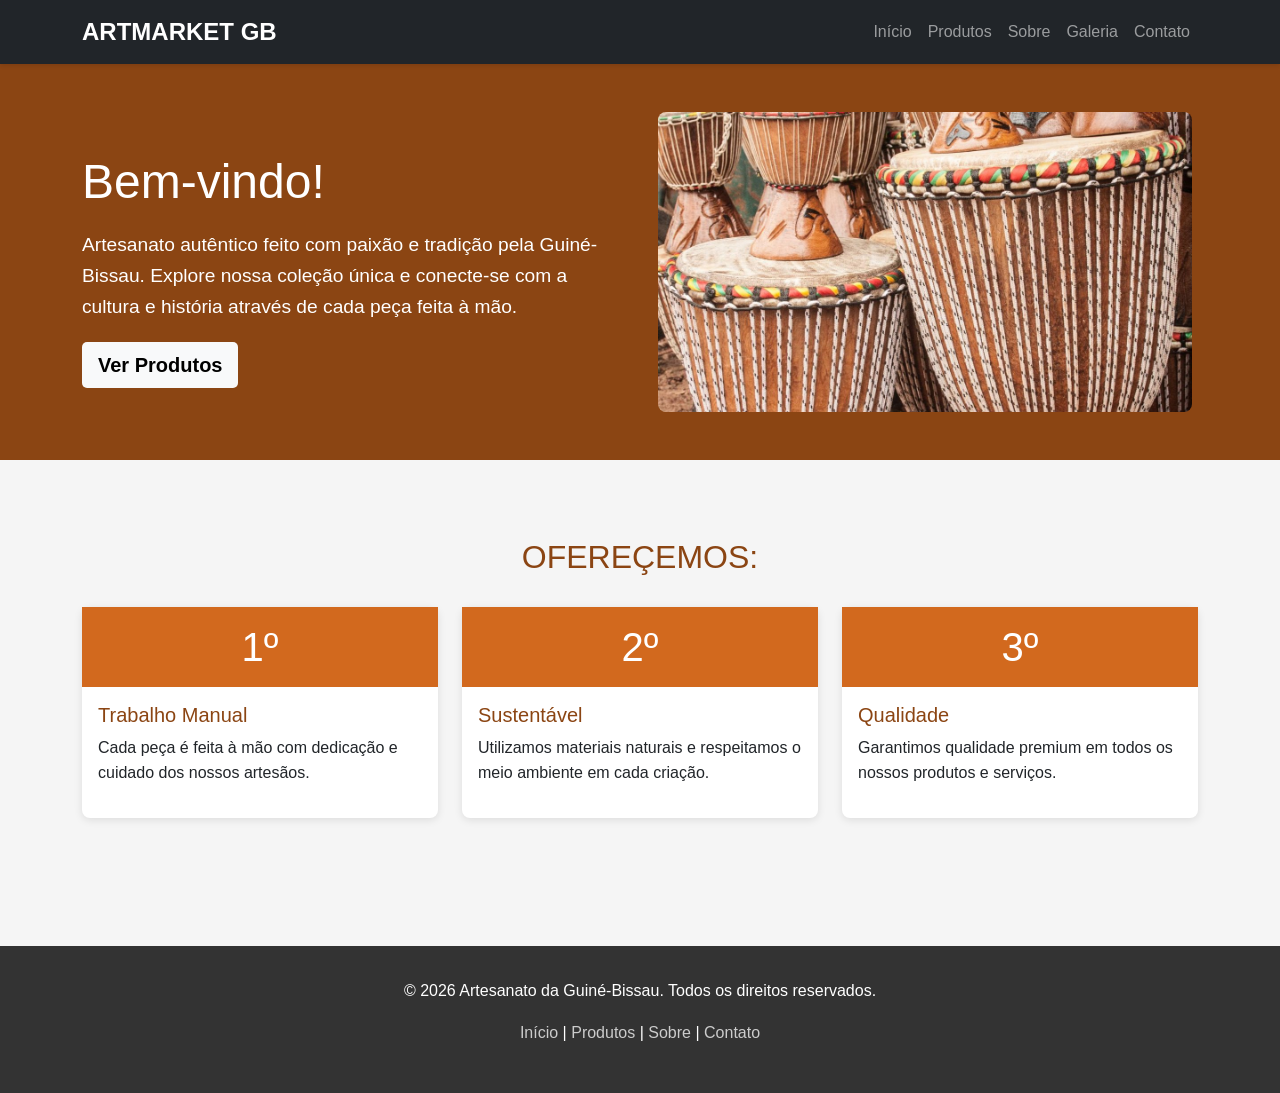
<file: index.html>
<!DOCTYPE html>
<html lang="pt-BR">
<head>
  <meta charset="UTF-8">
  <meta name="viewport" content="width=device-width, initial-scale=1">
  <!-- viewport = faz o site ser responsivo no celular -->
  <title>ARTESANATO GUINÉ-BISSAU</title>
  <!-- TITLE = nome que aparece na aba do navegador -->
  <link rel="stylesheet" href="bootstrap-5.3.3-dist/css/bootstrap.min.css">
  <link rel="stylesheet" href="css/index.css">
  <script src="bootstrap-5.3.3-dist/js/bootstrap.bundle.min.js"></script>
</head>
<body>
  
  <!-- ========== MENU NO TOPO ========== -->
  <nav class="navbar navbar-expand-lg navbar-dark bg-dark sticky-top">
    <!-- navbar = barra de navegação
         navbar-dark = menu com fundo escuro
         sticky-top = menu fica fixo no topo ao rolar -->
    
    <div class="container">
      <!-- container = caixa com largura máxima -->

      <!-- Logo/Nome do site -->
      <a class="navbar-brand" href="index.html">ARTMARKET GB</a>
      <button class="navbar-toggler" type="button" data-bs-toggle="collapse" data-bs-target="#navbarMenu">
        <span class="navbar-toggler-icon"></span>
     </button>
      <!-- Links do menu -->
      <div class="collapse navbar-collapse" id="navbarMenu">
        <ul class="navbar-nav ms-auto">
          <!-- ms-auto = empurra os links para a direita -->
          
          <li class="nav-item">
            <a class="nav-link" href="index.html">Início</a>
          </li>
          <li class="nav-item">
            <a class="nav-link" href="produtos.html">Produtos</a>
          </li>
          <li class="nav-item">
            <a class="nav-link" href="sobre.html">Sobre</a>
          </li>
          <li class="nav-item">
            <a class="nav-link" href="galeria.html">Galeria</a>
          </li>
          <li class="nav-item">
            <a class="nav-link" href="contato.html">Contato</a>
          </li>
        </ul>
      </div>
    </div>
  </nav>

  <!-- ========== SEÇÃO INICIAL (HERO) ========== -->
  <section class="py-5" style="background-color: #8B4513; color: white;">
    <!-- style = estilos inline (cor de fundo marrom e texto branco)
         py-5 = preenchimento vertical grande (padding-y) -->
    <div class="container">
      <div class="row align-items-center">
        <!-- row = linha | align-items-center = alinha itens no centro verticalmente -->
        
        <div class="col-md-6">
          <!-- col-md-6 = ocupa 50% em telas médias para cima
               col = ocupa 100% em telas pequenas (celular) -->
        
          <h1 class="hero-title" style="font-size: 3rem; color: white;">Bem-vindo!</h1>
          <!-- h1 = título principal | font-size = tamanho da letra -->
          <p style="font-size: 1.2rem; margin: 20px 0;">
            Artesanato autêntico feito com paixão e tradição pela Guiné-Bissau. Explore nossa coleção única e conecte-se com a cultura e história através de cada peça feita à mão.
          </p>
          <!-- p = parágrafo | margin = espaço externo -->
          
          <a href="produtos.html" class="btn btn-light btn-lg">
            <!-- a = link | btn btn-light = botão branco | btn-lg = botão grande -->
            Ver Produtos
          </a>
        </div>
        
        <div class="col-md-6 text-center">
          <!-- text-center = alinha o conteúdo no centro -->
          
          <!-- Imagem para upload: substitua 'img/banner.jpg' pela sua imagem -->
          <img src="img/img1.jpg" alt="Banner artesanato" class="img-fluid hero-img" style="max-width: 100%; height: auto; max-height: 300px; object-fit: cover;">
          <!-- src = caminho da imagem
               alt = texto que aparece se imagem não carregar
               img-fluid = garante responsividade automática
               object-fit: cover = imagem se adapta sem distorcer -->
        </div>
      </div>
    </div>
  </section>

  <!-- ========== SEÇÃO DE APRESENTAÇÃO ========== -->
  <section class="py-5">
    <!-- py-5 = preenchimento vertical (espaço acima e abaixo) -->
    
    <div class="container">
      <h2 style="text-align: center; color: #8B4513; margin: 30px 0;">
        OFEREÇEMOS:
      </h2>
      
      <div class="row" style="row-gap: 30px;">
        <!-- row = linha | row-gap = espaço entre itens -->
        
        <!-- Card 1 -->
        <div class="col-md-4">
          <!-- col-md-4 = 33% da largura em telas médias, 100% em celulares -->
          
          <div class="card">
            <!-- card = caixa com sombra -->
            
            <div style="background-color: #D2691E; height: 80px; display: flex; align-items: center; justify-content: center;">
              <!-- div com cor de fundo, altura fixa, e conteúdo centralizado -->
              <h3 style="color: white; margin: 0; font-size: 2.5rem;">1º</h3>
            </div>
            
            <div class="card-body">
              <!-- card-body = corpo da caixa (conteúdo interno) -->
              
              <h5 style="color: #8B4513;">Trabalho Manual</h5>
              <p>Cada peça é feita à mão com dedicação e cuidado dos nossos artesãos.</p>
            </div>
          </div>
        </div>
        
        <!-- Card 2 -->
        <div class="col-md-4">
          <div class="card">
            <div style="background-color: #D2691E; height: 80px; display: flex; align-items: center; justify-content: center;">
              <h3 style="color: white; margin: 0; font-size: 2.5rem;">2º</h3>
            </div>
            <div class="card-body">
              <h5 style="color: #8B4513;">Sustentável</h5>
              <p>Utilizamos materiais naturais e respeitamos o meio ambiente em cada criação.</p>
            </div>
          </div>
        </div>
        
        <!-- Card 3 -->
        <div class="col-md-4">
          <div class="card">
            <div style="background-color: #D2691E; height: 80px; display: flex; align-items: center; justify-content: center;">
              <h3 style="color: white; margin: 0; font-size: 2.5rem;">3º </h3>
            </div>
            <div class="card-body">
              <h5 style="color: #8B4513;">Qualidade</h5>
              <p>Garantimos qualidade premium em todos os nossos produtos e serviços.</p>
            </div>
          </div>
        </div>
      </div>
    </div>
  </section>

  <!-- ========== RODAPÉ ========== -->
  <footer>
    <!-- footer = rodapé da página (CSS em index.css) -->
    
    <div class="container">
      <p>&copy; 2026 Artesanato da Guiné-Bissau. Todos os direitos reservados.</p>
      <!-- &copy; = símbolo de copyright (©) -->
      
      <p>
        <a href="index.html">Início</a> |
        <a href="produtos.html">Produtos</a> |
        <a href="sobre.html">Sobre</a> |
        <a href="contato.html">Contato</a>
      </p>
    </div>
  </footer>

</body>
</html>
</file>
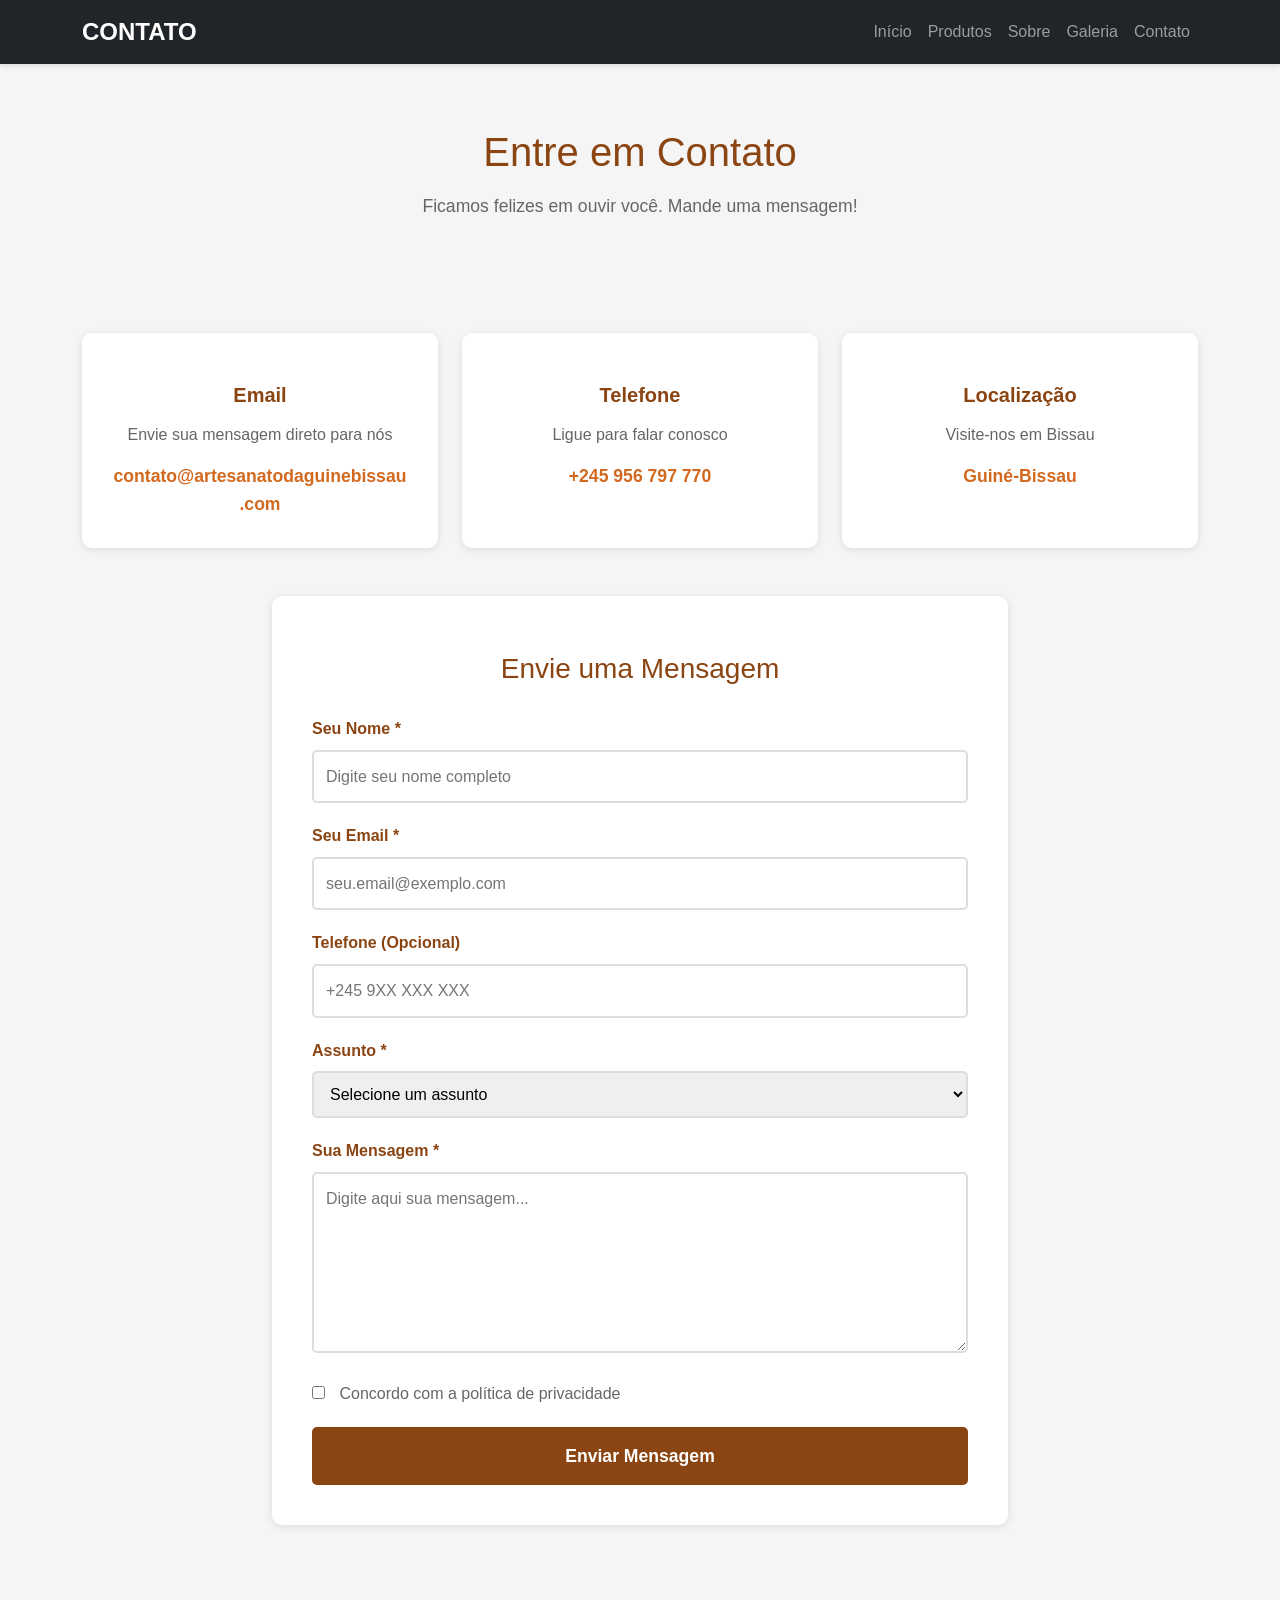
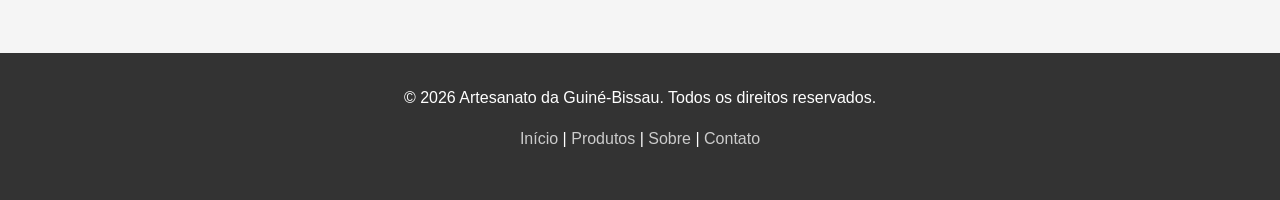
<file: contato.html>
<!DOCTYPE html>
<html lang="pt-BR">
<head>
  <meta charset="UTF-8">
  <meta name="viewport" content="width=device-width, initial-scale=1">
  <title>ARTESANATO DA GUINÉ-BISSAU- Contato</title>
  <link rel="stylesheet" href="bootstrap-5.3.3-dist/css/bootstrap.min.css">
  <link rel="stylesheet" href="css/index.css">
  <script src="bootstrap-5.3.3-dist/js/bootstrap.bundle.min.js"></script>
</head>

<body>
  <!-- ========== MENU NO TOPO ========== -->
  <nav class="navbar navbar-expand-lg navbar-dark bg-dark sticky-top">
    <div class="container">
      <a class="navbar-brand" href="index.html">CONTATO</a>
      <button class="navbar-toggler" type="button" data-bs-toggle="collapse" data-bs-target="#navbarMenu">
        <span class="navbar-toggler-icon"></span>
      </button>
      <div class="collapse navbar-collapse" id="navbarMenu">
        <ul class="navbar-nav ms-auto">
          <li class="nav-item"><a class="nav-link" href="index.html">Início</a></li>
          <li class="nav-item"><a class="nav-link" href="produtos.html">Produtos</a></li>
          <li class="nav-item"><a class="nav-link" href="sobre.html">Sobre</a></li>
          <li class="nav-item"><a class="nav-link" href="galeria.html">Galeria</a></li>
          <li class="nav-item"><a class="nav-link" href="contato.html">Contato</a></li>
        </ul>
      </div>
    </div>
  </nav>

  <!-- ========== SEÇÃO TÍTULO ========== -->
  <section class="py-5" style="background: #f5f5f5;">
    <div class="container">
      <h1 style="text-align: center; color: #8B4513; font-size: 2.5rem;">Entre em Contato</h1>
      <p style="text-align: center; color: #666; font-size: 1.1rem;">
        Ficamos felizes em ouvir você. Mande uma mensagem!
      </p>
    </div>
  </section>

  <!-- ========== SEÇÃO DE CONTATO ========== -->
  <section class="py-5">
    <div class="container">
      <!-- Primeira linha: Informações de contato -->
      <div class="row mb-5 g-4">
        <!-- g-4 = gap de 4 entre colunas -->
        
        <!-- CARD 1: EMAIL -->
        <div class="col-md-4">
          <div class="card h-100" style="text-align: center; border: none; box-shadow: 0 2px 8px rgba(0,0,0,0.1); border-radius: 10px;">
            <!-- h-100 = altura 100% (preenche o espaço vertical) -->
            <!-- text-align: center = centraliza o conteúdo -->
            
            <div class="card-body" style="padding: 30px;">
              <!-- ícone em emoji grande -->
              <div style="font-size: 3rem; margin-bottom: 20px; color: #8B4513;"></div>
              
              <h5 style="color: #8B4513; margin-bottom: 15px; font-weight: bold;">Email</h5>
              
              <p style="color: #666; margin-bottom: 15px;">
                Envie sua mensagem direto para nós
              </p>
              
              <!-- Link mailto = abre o email do computador -->
              <a href="mailto:contato@artesdaterra.com" style="font-size: 1.1rem; color: #D2691E; font-weight: bold; text-decoration: none;">
                contato@artesanatodaguinebissau.com
              </a>
              <!-- href="mailto:" = link para enviar email
                   quando clica, abre o email padrão do computador -->
            </div>
          </div>
        </div>

        <!-- CARD 2: TELEFONE -->
        <div class="col-md-4">
          <div class="card h-100" style="text-align: center; border: none; box-shadow: 0 2px 8px rgba(0,0,0,0.1); border-radius: 10px;">
            <div class="card-body" style="padding: 30px;">
              <div style="font-size: 3rem; margin-bottom: 20px; color: #8B4513;"></div>
              
              <h5 style="color: #8B4513; margin-bottom: 15px; font-weight: bold;">Telefone</h5>
              
              <p style="color: #666; margin-bottom: 15px;">
                Ligue para falar conosco
              </p>
              
              <!-- Link tel: = abre o discador no celular -->
              <a href="tel:+245955123456" style="font-size: 1.1rem; color: #D2691E; font-weight: bold; text-decoration: none;">
                +245 956 797 770              </a>
              <!-- href="tel:" = link para fazer ligação
                   quando clica, abre o discador no celular -->
            </div>
          </div>
        </div>

        <!-- CARD 3: LOCALIZAÇÃO -->
        <div class="col-md-4">
          <div class="card h-100" style="text-align: center; border: none; box-shadow: 0 2px 8px rgba(0,0,0,0.1); border-radius: 10px;">
            <div class="card-body" style="padding: 30px;">
              <div style="font-size: 3rem; margin-bottom: 20px; color: #8B4513;"></div>
              
              <h5 style="color: #8B4513; margin-bottom: 15px; font-weight: bold;">Localização</h5>
              
              <p style="color: #666; margin-bottom: 15px;">
                Visite-nos em Bissau
              </p>
              
              <p style="font-size: 1.1rem; color: #D2691E; font-weight: bold; margin: 0;">
                Guiné-Bissau
              </p>
            </div>
          </div>
        </div>
      </div>

      <!-- Segunda linha: Formulário de contato -->
      <div class="row">
        <div class="col-md-8" style="margin: 0 auto;">
          <!-- margin: 0 auto = centra a coluna -->
          
          <div class="card" style="border: none; box-shadow: 0 2px 8px rgba(0,0,0,0.1); border-radius: 10px;">
            <div class="card-body" style="padding: 40px;">
              <h3 style="color: #8B4513; margin-bottom: 30px; text-align: center;">Envie uma Mensagem</h3>
              
              <!-- FORMULÁRIO -->
              <!-- form = formulário HTML
                   Quando clica em enviar, o formulário envia os dados -->
              <form>
                
                <!-- CAMPO: NOME -->
                <div style="margin-bottom: 20px;">
                  <!-- div = divisor/caixa -->
                  
                  <label for="nome" style="display: block; color: #8B4513; font-weight: bold; margin-bottom: 8px;">
                    Seu Nome *
                  </label>
                  <!-- label = rótulo do input (ajuda a explicar o que é)
                       for="nome" = conecta ao input com id="nome" -->
                  
                  <input type="text" id="nome" name="nome" placeholder="Digite seu nome completo" required style="width: 100%; padding: 12px; border: 2px solid #ddd; border-radius: 5px; font-size: 1rem; box-sizing: border-box;">
                  <!-- type="text" = campo de texto
                       id="nome" = identificador único
                       placeholder = texto que aparece quando vazio
                       required = obrigatório preencher
                       width: 100% = ocupa toda a largura disponível
                       box-sizing: border-box = o padding não aumenta a largura -->
                </div>

                <!-- CAMPO: EMAIL -->
                <div style="margin-bottom: 20px;">
                  <label for="email" style="display: block; color: #8B4513; font-weight: bold; margin-bottom: 8px;">
                    Seu Email *
                  </label>
                  
                  <input type="email" id="email" name="email" placeholder="seu.email@exemplo.com" required style="width: 100%; padding: 12px; border: 2px solid #ddd; border-radius: 5px; font-size: 1rem; box-sizing: border-box;">
                  <!-- type="email" = valida se é um email verdadeiro -->
                </div>

                <!-- CAMPO: TELEFONE -->
                <div style="margin-bottom: 20px;">
                  <label for="telefone" style="display: block; color: #8B4513; font-weight: bold; margin-bottom: 8px;">
                    Telefone (Opcional)
                  </label>
                  
                  <input type="tel" id="telefone" name="telefone" placeholder="+245 9XX XXX XXX" style="width: 100%; padding: 12px; border: 2px solid #ddd; border-radius: 5px; font-size: 1rem; box-sizing: border-box;">
                  <!-- type="tel" = campo para telefone -->
                </div>

                <!-- CAMPO: ASSUNTO (DROPDOWN) -->
                <div style="margin-bottom: 20px;">
                  <label for="assunto" style="display: block; color: #8B4513; font-weight: bold; margin-bottom: 8px;">
                    Assunto *
                  </label>
                  
                  <select id="assunto" name="assunto" required style="width: 100%; padding: 12px; border: 2px solid #ddd; border-radius: 5px; font-size: 1rem; box-sizing: border-box;">
                    <!-- select = lista de opções (dropdown)
                         option = cada uma das opções -->
                    
                    <option value="">Selecione um assunto</option>
                    <option value="informacoes">Informações sobre produtos</option>
                    <option value="encomenda">Fazer uma encomenda</option>
                    <option value="parcerias">Parcerias</option>
                    <option value="duvidas">Dúvidas gerais</option>
                    <option value="reclamacao">Reclamação</option>
                  </select>
                </div>

                <!-- CAMPO: MENSAGEM (TEXTO GRANDE) -->
                <div style="margin-bottom: 20px;">
                  <label for="mensagem" style="display: block; color: #8B4513; font-weight: bold; margin-bottom: 8px;">
                    Sua Mensagem *
                  </label>
                  
                  <textarea id="mensagem" name="mensagem" rows="6" placeholder="Digite aqui sua mensagem..." required style="width: 100%; padding: 12px; border: 2px solid #ddd; border-radius: 5px; font-size: 1rem; box-sizing: border-box; font-family: Arial, sans-serif;"></textarea>
                  <!-- textarea = caixa de texto grande para mensagens longas
                       rows="6" = 6 linhas de altura
                       Diferente de input text que é uma linha só -->
                </div>

                <!-- CAMPO: CHECKBOX -->
                <div style="margin-bottom: 20px;">
                  <input type="checkbox" id="privacidade" name="privacidade" required style="margin-right: 10px;">
                  <!-- type="checkbox" = caixa de seleção -->
                  
                  <label for="privacidade" style="color: #666;">
                    Concordo com a política de privacidade
                  </label>
                </div>

                <!-- BOTÃO ENVIAR -->
                <button type="submit" style="width: 100%; padding: 15px; background: #8B4513; color: white; border: none; border-radius: 5px; font-size: 1.1rem; font-weight: bold; cursor: pointer;">
                  Enviar Mensagem
                </button>
                <!-- type="submit" = botão que envia o formulário
                     cursor: pointer = mostra que é clicável -->
              </form>
            </div>
          </div>
        </div>
      </div>
    </div>
  </section>

  <!-- ========== RODAPÉ ========== -->
  <footer>
    <div class="container">
      <p>&copy; 2026 Artesanato da Guiné-Bissau. Todos os direitos reservados.</p>
      <p>
        <a href="index.html">Início</a> |
        <a href="produtos.html">Produtos</a> |
        <a href="sobre.html">Sobre</a> |
        <a href="contato.html">Contato</a>
      </p>
    </div>
  </footer>

</body>
</html>
</file>
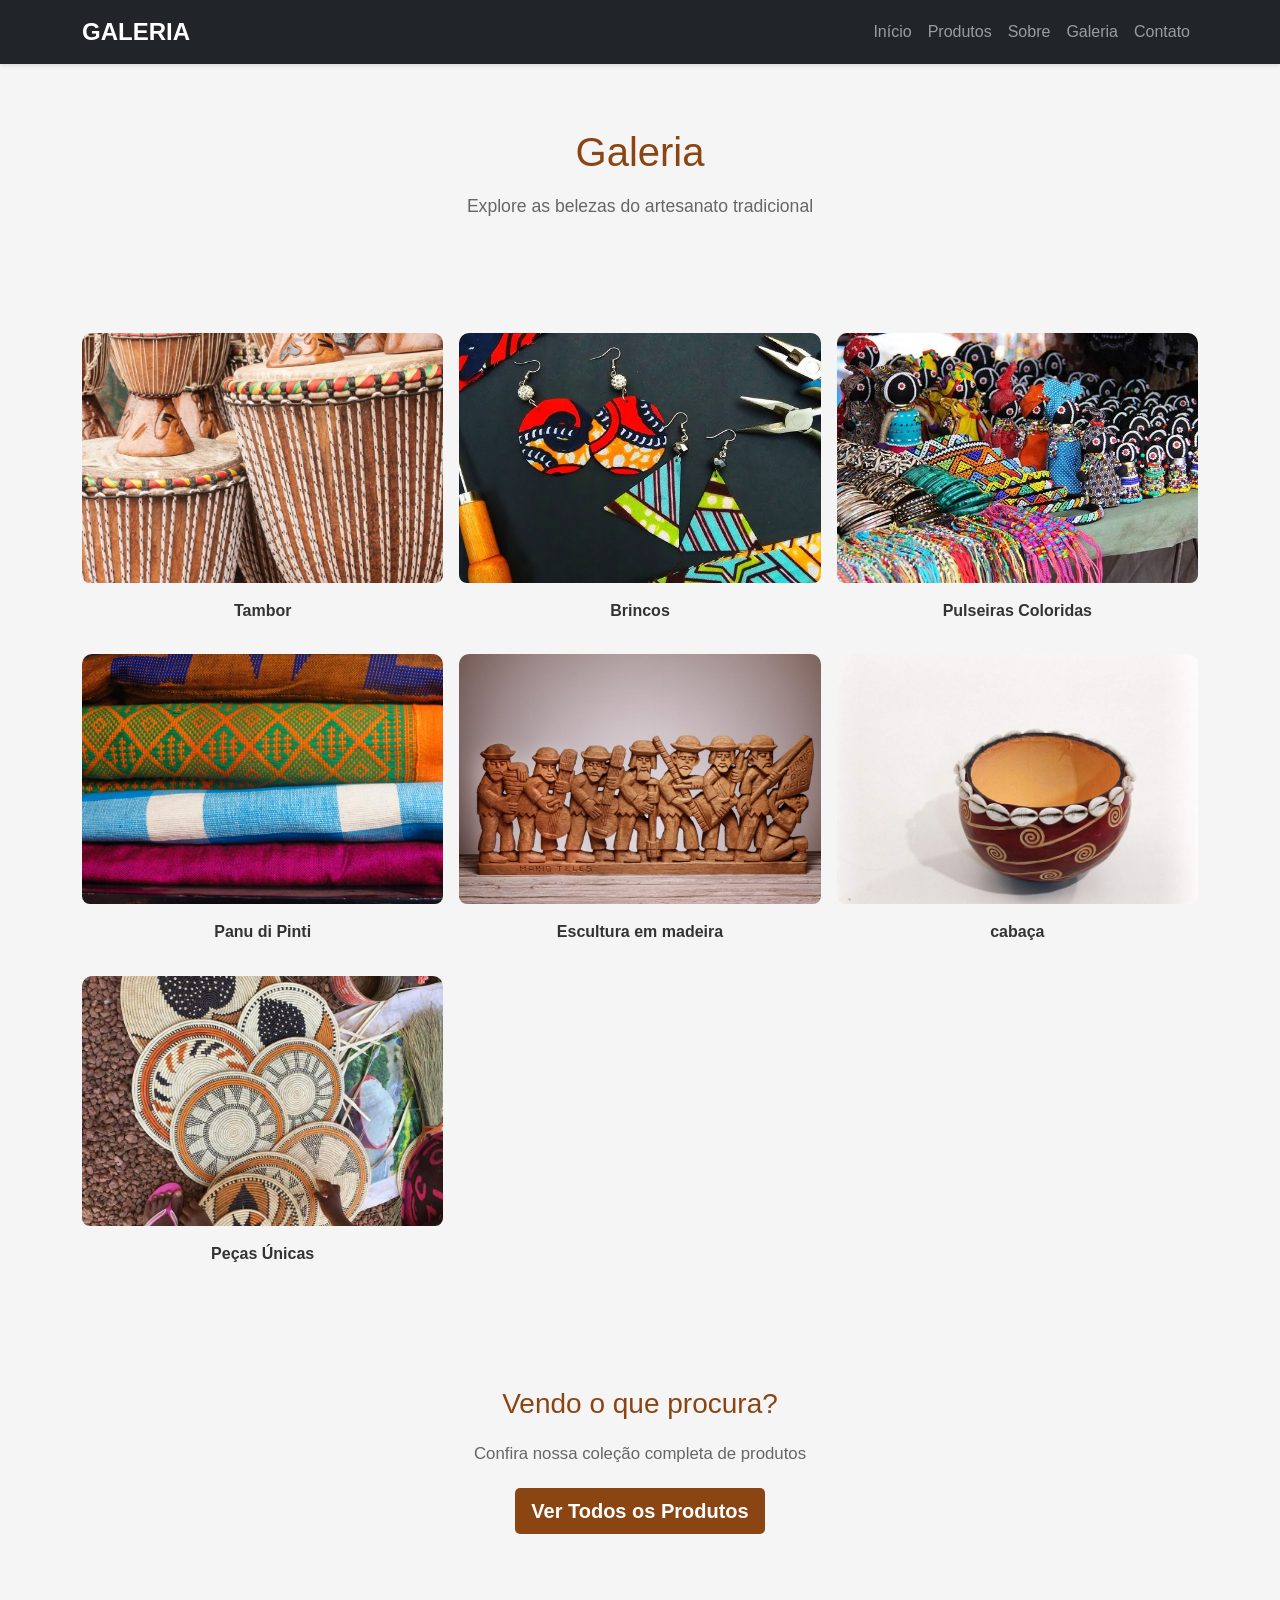
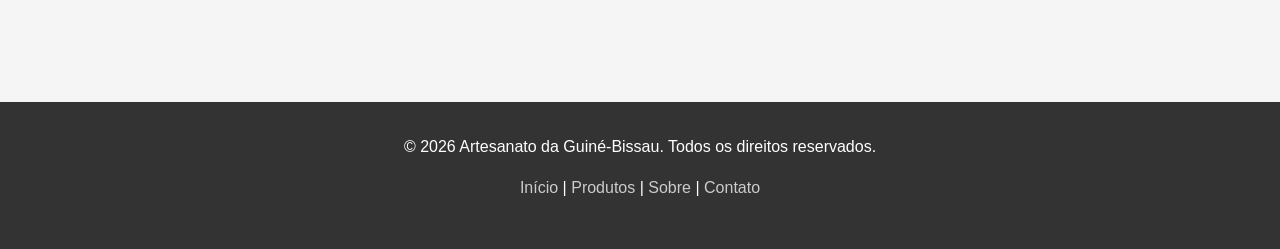
<file: galeria.html>
<!DOCTYPE html>
<html lang="pt-BR">
<head>
  <meta charset="UTF-8">
  <meta name="viewport" content="width=device-width, initial-scale=1">
  <title>ARTESANATO DA GUINÉ-BISSAU- Galeria</title>
  <link rel="stylesheet" href="bootstrap-5.3.3-dist/css/bootstrap.min.css">
  <link rel="stylesheet" href="css/index.css">
  <script src="bootstrap-5.3.3-dist/js/bootstrap.bundle.min.js"></script>
</head>

<body>
  <!-- ========== MENU NO TOPO ========== -->
  <nav class="navbar navbar-expand-lg navbar-dark bg-dark sticky-top">
    <div class="container">
      <a class="navbar-brand" href="index.html"> GALERIA</a>
      <button class="navbar-toggler" type="button" data-bs-toggle="collapse" data-bs-target="#navbarMenu">
        <span class="navbar-toggler-icon"></span>
      </button>
      <div class="collapse navbar-collapse" id="navbarMenu">
        <ul class="navbar-nav ms-auto">
          <li class="nav-item"><a class="nav-link" href="index.html">Início</a></li>
          <li class="nav-item"><a class="nav-link" href="produtos.html">Produtos</a></li>
          <li class="nav-item"><a class="nav-link" href="sobre.html">Sobre</a></li>
          <li class="nav-item"><a class="nav-link" href="galeria.html">Galeria</a></li>
          <li class="nav-item"><a class="nav-link" href="contato.html">Contato</a></li>
        </ul>
      </div>
    </div>
  </nav>

  <!-- ========== SEÇÃO TÍTULO ========== -->
  <section class="py-5" style="background: #f5f5f5;">
    <div class="container">
      <h1 style="text-align: center; color: #8B4513; font-size: 2.5rem;">Galeria</h1>
      <p style="text-align: center; color: #666; font-size: 1.1rem;">
        Explore as belezas do artesanato tradicional
      </p>
    </div>
  </section>

  <!-- ========== GALERIA DE IMAGENS ========== -->
  <section class="py-5">
    <div class="container">
      <!-- row = linha
           g-3 = gap de 3 (espaço pequeno entre as imagens) -->
      <div class="row g-3">
        
        <!-- IMAGEM 1 -->
        <!-- col-md-6 = 50% em telas médias
             col-lg-4 = 33% em telas grandes
             Resultado: 100% celular, 50% tablet, 33% desktop -->
        <div class="col-md-6 col-lg-4">
          <figure style="margin: 0; border-radius: 10px; overflow: hidden;">
            <!-- figure = elemento semântico para imagens -->
            <img src="img/img1.jpg" alt="Artesanato 1" style="width: 100%; height: 250px; object-fit: cover; display: block; cursor: pointer; transition: transform 0.3s;" onmouseover="this.style.transform='scale(1.05)'" onmouseout="this.style.transform='scale(1)'">
            <!-- display: block = remove espaço embaixo da imagem
                 cursor: pointer = mostra que é clicável
                 transition = efeito de movimento
                 onmouseover/onmouseout = JavaScript para zoom ao passar mouse -->
            
            <figcaption style="background: #f5f5f5; padding: 15px; text-align: center;">
              <!-- figcaption = legenda da figura -->
              <p style="margin: 0; color: #333; font-weight: bold;">Tambor</p>
            </figcaption>
          </figure>
        </div>

        <!-- IMAGEM 2 -->
        <div class="col-md-6 col-lg-4">
          <figure style="margin: 0; border-radius: 10px; overflow: hidden;">
            <img src="img/img8.jpg" alt="Artesanato 2" style="width: 100%; height: 250px; object-fit: cover; display: block; cursor: pointer; transition: transform 0.3s;" onmouseover="this.style.transform='scale(1.05)'" onmouseout="this.style.transform='scale(1)'">
            <figcaption style="background: #f5f5f5; padding: 15px; text-align: center;">
              <p style="margin: 0; color: #333; font-weight: bold;">Brincos</p>
            </figcaption>
          </figure>
        </div>

        <!-- IMAGEM 3 -->
        <div class="col-md-6 col-lg-4">
          <figure style="margin: 0; border-radius: 10px; overflow: hidden;">
            <img src="img/img3.jpg" alt="Artesanato 3" style="width: 100%; height: 250px; object-fit: cover; display: block; cursor: pointer; transition: transform 0.3s;" onmouseover="this.style.transform='scale(1.05)'" onmouseout="this.style.transform='scale(1)'">
            <figcaption style="background: #f5f5f5; padding: 15px; text-align: center;">
              <p style="margin: 0; color: #333; font-weight: bold;">Pulseiras Coloridas</p>
            </figcaption>
          </figure>
        </div>

        <!-- IMAGEM 4 -->
        <div class="col-md-6 col-lg-4">
          <figure style="margin: 0; border-radius: 10px; overflow: hidden;">
            <img src="img/img4.jpg" alt="Artesanato 4" style="width: 100%; height: 250px; object-fit: cover; display: block; cursor: pointer; transition: transform 0.3s;" onmouseover="this.style.transform='scale(1.05)'" onmouseout="this.style.transform='scale(1)'">
            <figcaption style="background: #f5f5f5; padding: 15px; text-align: center;">
              <p style="margin: 0; color: #333; font-weight: bold;">Panu di Pinti</p>
            </figcaption>
          </figure>
        </div>

        <!-- IMAGEM 5 -->
        <div class="col-md-6 col-lg-4">
          <figure style="margin: 0; border-radius: 10px; overflow: hidden;">
            <img src="img/img5.jpg" alt="Artesanato 5" style="width: 100%; height: 250px; object-fit: cover; display: block; cursor: pointer; transition: transform 0.3s;" onmouseover="this.style.transform='scale(1.05)'" onmouseout="this.style.transform='scale(1)'">
            <figcaption style="background: #f5f5f5; padding: 15px; text-align: center;">
              <p style="margin: 0; color: #333; font-weight: bold;">Escultura em madeira</p>
            </figcaption>
          </figure>
        </div>

        <!-- IMAGEM 6 -->
        <div class="col-md-6 col-lg-4">
          <figure style="margin: 0; border-radius: 10px; overflow: hidden;">
            <img src="img/img6.jpg" alt="Artesanato 6" style="width: 100%; height: 250px; object-fit: cover; display: block; cursor: pointer; transition: transform 0.3s;" onmouseover="this.style.transform='scale(1.05)'" onmouseout="this.style.transform='scale(1)'">
            <figcaption style="background: #f5f5f5; padding: 15px; text-align: center;">
              <p style="margin: 0; color: #333; font-weight: bold;">cabaça</p>
            </figcaption>
          </figure>
        </div>

        <!-- IMAGEM 7 -->
        <div class="col-md-6 col-lg-4">
          <figure style="margin: 0; border-radius: 10px; overflow: hidden;">
            <img src="img/img.jpg" alt="Artesanato 7" style="width: 100%; height: 250px; object-fit: cover; display: block; cursor: pointer; transition: transform 0.3s;" onmouseover="this.style.transform='scale(1.05)'" onmouseout="this.style.transform='scale(1)'">
            <figcaption style="background: #f5f5f5; padding: 15px; text-align: center;">
              <p style="margin: 0; color: #333; font-weight: bold;">Peças Únicas</p>
            </figcaption>
          </figure>
        </div>

      </div>

      <!-- Espaço para mais imagens -->
      <div style="background: #f5f5f5; padding: 40px; border-radius: 10px; text-align: center; margin-top: 50px;">
        <h3 style="color: #8B4513; margin-bottom: 20px;">Vendo o que procura?</h3>
        <p style="color: #666; font-size: 1.05rem; margin-bottom: 20px;">
          Confira nossa coleção completa de produtos
        </p>
        <a href="produtos.html" class="btn btn-primary btn-lg">Ver Todos os Produtos</a>
      </div>
    </div>
  </section>

  <!-- ========== RODAPÉ ========== -->
  <footer>
    <div class="container">
      <p>&copy; 2026 Artesanato da Guiné-Bissau. Todos os direitos reservados.</p>
      <p>
        <a href="index.html">Início</a> |
        <a href="produtos.html">Produtos</a> |
        <a href="sobre.html">Sobre</a> |
        <a href="contato.html">Contato</a>
      </p>
    </div>
  </footer>

</body>
</html>
</file>
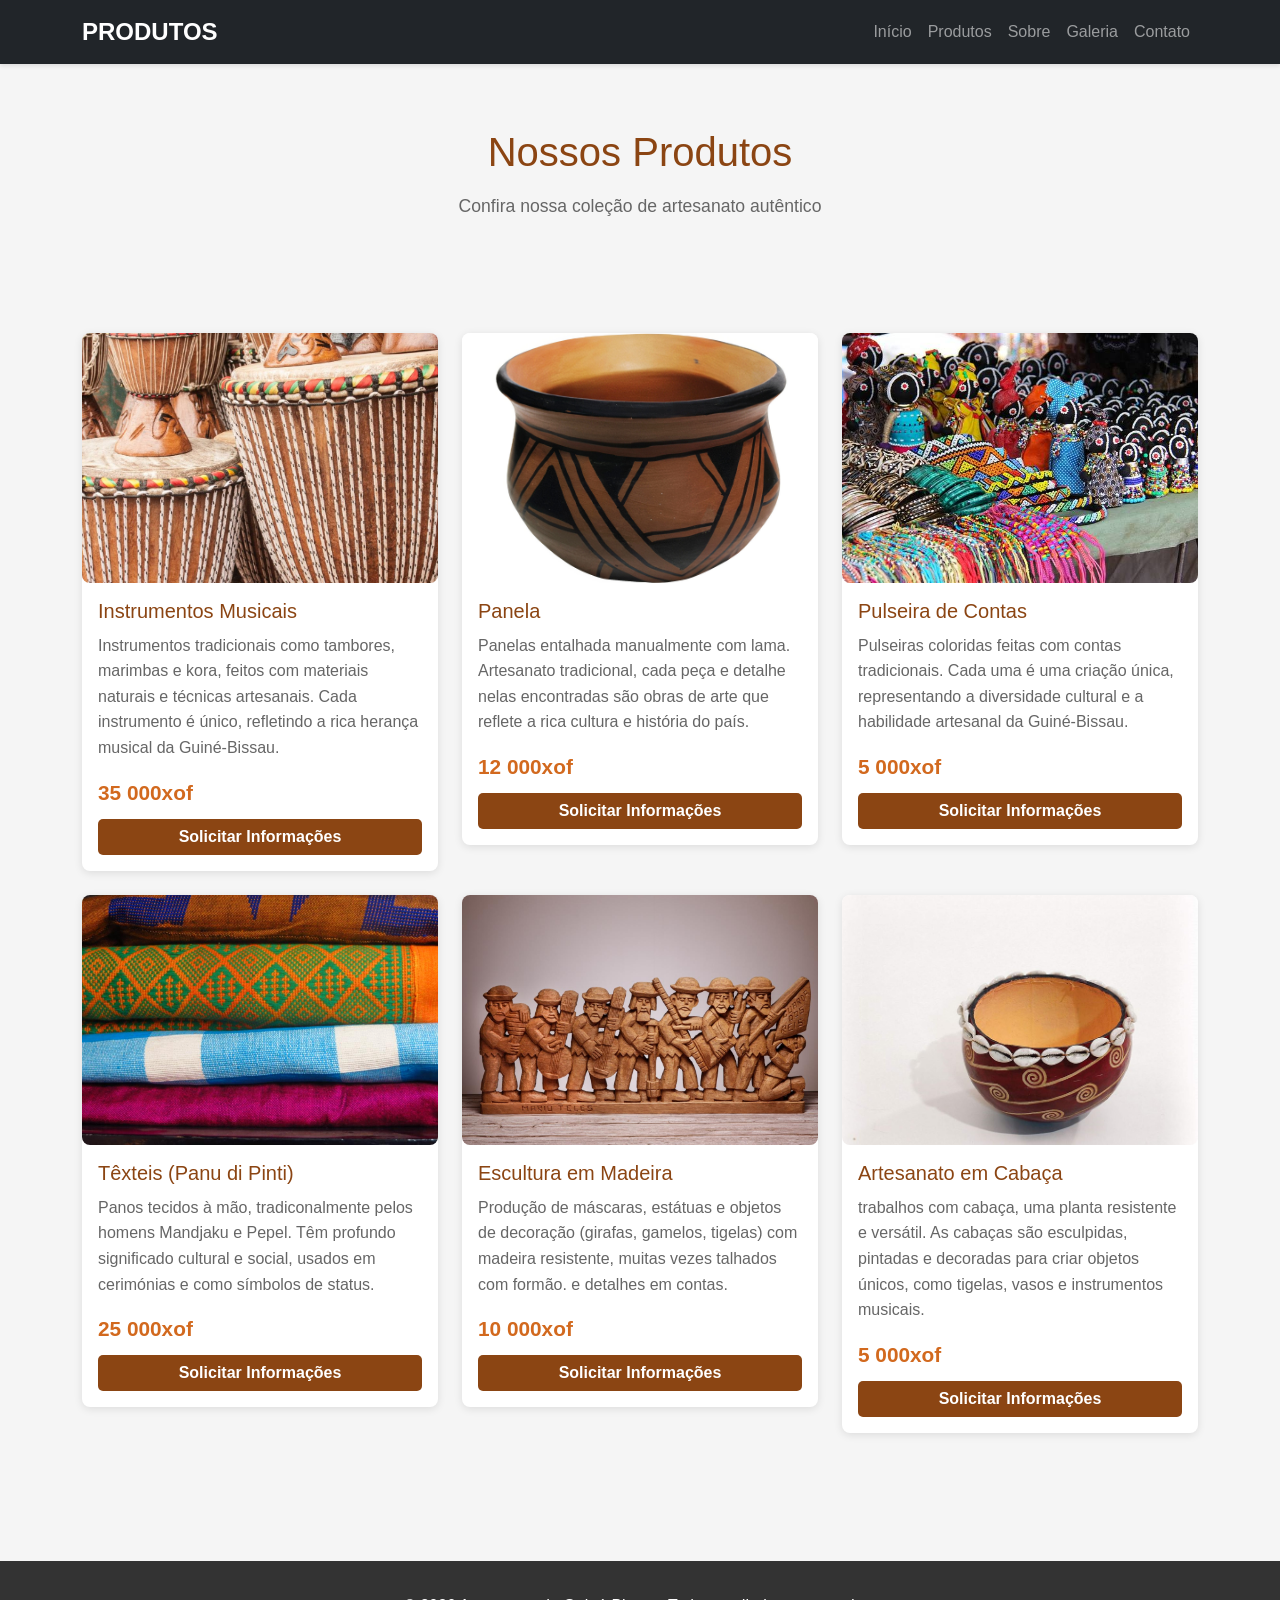
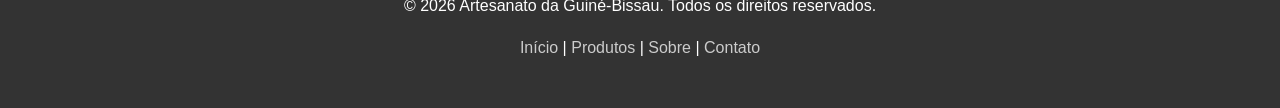
<file: produtos.html>
<!DOCTYPE html>
<html lang="pt-BR">
<head>
  <meta charset="UTF-8">
  <meta name="viewport" content="width=device-width, initial-scale=1">
  <title>ARTESANATO DA GUINÉ-BISSAU - Produtos</title>
  <link rel="stylesheet" href="bootstrap-5.3.3-dist/css/bootstrap.min.css">
  <link rel="stylesheet" href="css/index.css">
  <script src="bootstrap-5.3.3-dist/js/bootstrap.bundle.min.js"></script>
</head>

<body>
  <!-- ========== MENU NO TOPO ========== -->
  <nav class="navbar navbar-expand-lg navbar-dark bg-dark sticky-top">
    <div class="container">
      <a class="navbar-brand" href="index.html">PRODUTOS</a>
      <button class="navbar-toggler" type="button" data-bs-toggle="collapse" data-bs-target="#navbarMenu">
        <span class="navbar-toggler-icon"></span>
      </button>
      <div class="collapse navbar-collapse" id="navbarMenu">
        <ul class="navbar-nav ms-auto">
          <li class="nav-item"><a class="nav-link" href="index.html">Início</a></li>
          <li class="nav-item"><a class="nav-link" href="produtos.html">Produtos</a></li>
          <li class="nav-item"><a class="nav-link" href="sobre.html">Sobre</a></li>
          <li class="nav-item"><a class="nav-link" href="galeria.html">Galeria</a></li>
          <li class="nav-item"><a class="nav-link" href="contato.html">Contato</a></li>
        </ul>
      </div>
    </div>
  </nav>

  <!-- ========== SEÇÃO TÍTULO ========== -->
  <section class="py-5" style="background: #f5f5f5;">
    <div class="container">
      <h1 style="text-align: center; color: #8B4513; font-size: 2.5rem;">Nossos Produtos</h1>
      <!-- h1 = título grande
           text-align: center = centro
           color = cor do texto
           font-size = tamanho -->
      
      <p style="text-align: center; color: #666; font-size: 1.1rem;">
        Confira nossa coleção de artesanato autêntico
      </p>
    </div>
  </section>

  <!-- ========== PRODUTOS (GRID) ========== -->
  <section class="py-5">
    <div class="container">
      <!-- row = linha
           g-4 = gap de 4 (espaço entre colunas) -->
      <div class="row g-4">
        
        <!-- PRODUTO 1 -->
        <div class="col-md-6 col-lg-4">
          <!-- col-md-6 = 50% em telas médias
               col-lg-4 = 33% em telas grandes
               Isso significa: 100% em celular, 50% em tablet, 33% em computador -->
          
          <div class="card">
            <!-- Imagem do produto -->
            <img src="img/img1.jpg" alt="tambor" style="height: 250px; object-fit: cover;">
            
            <!-- Informações do produto -->
            <div class="card-body">
              <h5 style="color: #8B4513; margin-bottom: 10px;">Instrumentos Musicais</h5>
              <p style="color: #666; margin-bottom: 15px;">
                Instrumentos tradicionais como tambores, marimbas e kora, feitos com materiais naturais e técnicas artesanais. Cada instrumento é único, refletindo a rica herança musical da Guiné-Bissau.
              </p>
              
              <!-- Preço -->
              <p style="font-size: 1.3rem; color: #D2691E; font-weight: bold; margin-bottom: 10px;">
                35 000xof
              </p>
              
              <!-- Botão de ação -->
              <a href="contato.html" class="btn btn-primary" style="width: 100%;">
                Solicitar Informações
              </a>
            </div>
          </div>
        </div>

        <!-- PRODUTO 2 -->
        <div class="col-md-6 col-lg-4">
          <div class="card">
            <img src="img/img2.jpg" alt="Máscara de Madeira" style="height: 250px; object-fit: cover;">
            <div class="card-body">
              <h5 style="color: #8B4513; margin-bottom: 10px;">Panela</h5>
              <p style="color: #666; margin-bottom: 15px;">
                Panelas entalhada manualmente com lama.
                Artesanato tradicional, cada peça e detalhe nelas encontradas são obras de arte que reflete a rica cultura e história do país.
              </p>
              <p style="font-size: 1.3rem; color: #D2691E; font-weight: bold; margin-bottom: 10px;">
                12 000xof
              </p>
              <a href="contato.html" class="btn btn-primary" style="width: 100%;">
                Solicitar Informações
              </a>
            </div>
          </div>
        </div>

        <!-- PRODUTO 3 -->
        <div class="col-md-6 col-lg-4">
          <div class="card">
            <img src="img/img3.jpg" alt="Pulseira de Contas" style="height: 250px; object-fit: cover;">
            <div class="card-body">
              <h5 style="color: #8B4513; margin-bottom: 10px;">Pulseira de Contas</h5>
              <p style="color: #666; margin-bottom: 15px;">
                Pulseiras coloridas feitas com contas tradicionais. Cada uma é uma criação única, representando a diversidade cultural e a habilidade artesanal da Guiné-Bissau.
              </p>
              <p style="font-size: 1.3rem; color: #D2691E; font-weight: bold; margin-bottom: 10px;">
               5 000xof
              </p>
              <a href="contato.html" class="btn btn-primary" style="width: 100%;">
                Solicitar Informações
              </a>
            </div>
          </div>
        </div>

        <!-- PRODUTO 4 -->
        <div class="col-md-6 col-lg-4">
          <div class="card">
            <img src="img/img4.jpg" alt="Escudo Decorativo" style="height: 250px; object-fit: cover;">
            <div class="card-body">
              <h5 style="color: #8B4513; margin-bottom: 10px;">Têxteis (Panu di Pinti)</h5>
              <p style="color: #666; margin-bottom: 15px;">
                Panos tecidos à mão, tradiconalmente pelos homens Mandjaku e Pepel. Têm profundo significado cultural e social, usados em cerimónias e como símbolos de status.
              </p>
              <p style="font-size: 1.3rem; color: #D2691E; font-weight: bold; margin-bottom: 10px;">
                25 000xof
              </p>
              <a href="contato.html" class="btn btn-primary" style="width: 100%;">
                Solicitar Informações
              </a>
            </div>
          </div>
        </div>

        <!-- PRODUTO 5 -->
        <div class="col-md-6 col-lg-4">
          <div class="card">
            <img src="img/img5.jpg" alt="Boneca Tradicional" style="height: 250px; object-fit: cover;">
            <div class="card-body">
              <h5 style="color: #8B4513; margin-bottom: 10px;">Escultura em Madeira</h5>
              <p style="color: #666; margin-bottom: 15px;">
                Produção de máscaras, estátuas e objetos de decoração (girafas, gamelos, tigelas) com madeira resistente, muitas vezes talhados com formão. e detalhes em contas.
              </p>
              <p style="font-size: 1.3rem; color: #D2691E; font-weight: bold; margin-bottom: 10px;">
               10 000xof
              </p>
              <a href="contato.html" class="btn btn-primary" style="width: 100%;">
                Solicitar Informações
              </a>
            </div>
          </div>
        </div>

        <!-- PRODUTO 6 -->
        <div class="col-md-6 col-lg-4">
          <div class="card">
            <img src="img/img6.jpg" alt="cabaça" style="height: 250px; object-fit: cover;">
            <div class="card-body">
              <h5 style="color: #8B4513; margin-bottom: 10px;">Artesanato em Cabaça</h5>
              <p style="color: #666; margin-bottom: 15px;">
                trabalhos com cabaça, uma planta resistente e versátil. As cabaças são esculpidas, pintadas e decoradas para criar objetos únicos, como tigelas, vasos e instrumentos musicais.
              </p>
              <p style="font-size: 1.3rem; color: #D2691E; font-weight: bold; margin-bottom: 10px;">
                5 000xof
              </p>
              <a href="contato.html" class="btn btn-primary" style="width: 100%;">
                Solicitar Informações
              </a>
            </div>
          </div>
        </div>

      </div>
    </div>
  </section>

  <!-- ========== RODAPÉ ========== -->
  <footer>
    <div class="container">
      <p>&copy; 2026 Artesanato da Guiné-Bissau. Todos os direitos reservados.</p>
      <p>
        <a href="index.html">Início</a> |
        <a href="produtos.html">Produtos</a> |
        <a href="sobre.html">Sobre</a> |
        <a href="contato.html">Contato</a>
      </p>
    </div>
  </footer>

</body>
</html>
</file>
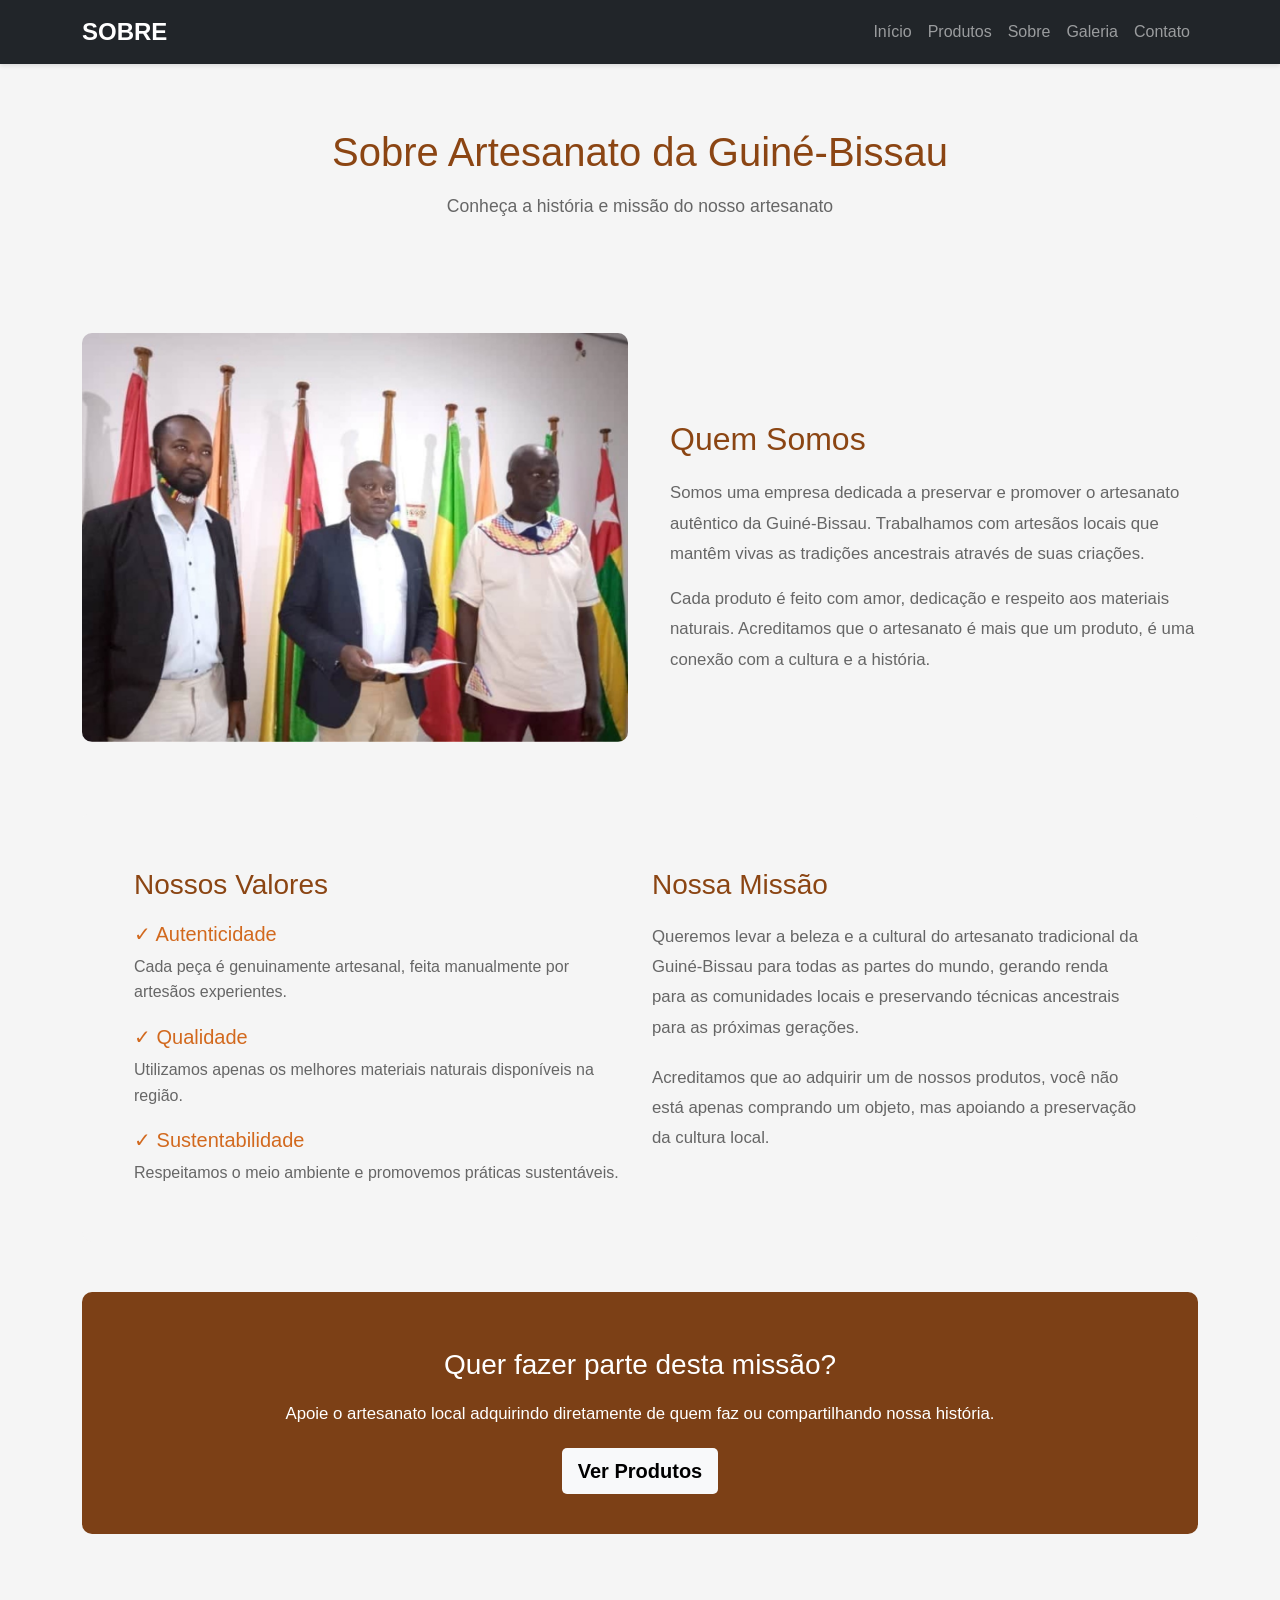
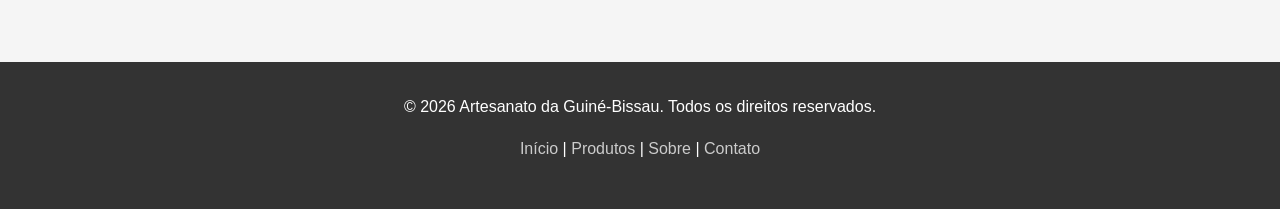
<file: sobre.html>
<!DOCTYPE html>
<html lang="pt-BR">
<head>
  <meta charset="UTF-8">
  <meta name="viewport" content="width=device-width, initial-scale=1">
  <title>ARTESANATO DA GUINÉ-BISSAU - Sobre</title>
  <link rel="stylesheet" href="bootstrap-5.3.3-dist/css/bootstrap.min.css">
  <link rel="stylesheet" href="css/index.css">
  <script src="bootstrap-5.3.3-dist/js/bootstrap.bundle.min.js"></script>
</head>

<body>
  <!-- ========== MENU NO TOPO ========== -->
  <nav class="navbar navbar-expand-lg navbar-dark bg-dark sticky-top">
    <div class="container">
      <a class="navbar-brand" href="index.html">SOBRE</a>
      <button class="navbar-toggler" type="button" data-bs-toggle="collapse" data-bs-target="#navbarMenu">
        <span class="navbar-toggler-icon"></span>
      </button>
      <div class="collapse navbar-collapse" id="navbarMenu">
        <ul class="navbar-nav ms-auto">
          <li class="nav-item"><a class="nav-link" href="index.html">Início</a></li>
          <li class="nav-item"><a class="nav-link" href="produtos.html">Produtos</a></li>
          <li class="nav-item"><a class="nav-link" href="sobre.html">Sobre</a></li>
          <li class="nav-item"><a class="nav-link" href="galeria.html">Galeria</a></li>
          <li class="nav-item"><a class="nav-link" href="contato.html">Contato</a></li>
        </ul>
      </div>
    </div>
  </nav>

  <!-- ========== SEÇÃO TÍTULO ========== -->
  <section class="py-5" style="background: #f5f5f5;">
    <div class="container">
      <h1 style="text-align: center; color: #8B4513; font-size: 2.5rem;">Sobre Artesanato da Guiné-Bissau</h1>
      <p style="text-align: center; color: #666; font-size: 1.1rem;">
        Conheça a história e missão do nosso artesanato
      </p>
    </div>
  </section>

  <!-- ========== CONTEÚDO SOBRE ========== -->
  <section class="py-5">
    <div class="container">
      <!-- Primeira linha: imagem + texto -->
      <div class="row align-items-center" style="margin-bottom: 50px;">
        <!-- align-items-center = alinha itens no centro verticalmente -->
        
        <div class="col-md-6">
          <!-- Imagem sobre -->
          <img src="img/img9.jpeg" alt="Artesãos trabalhando" style="width: 100%; border-radius: 10px; margin-bottom: 20px;">
          <!-- src = caminho da imagem
               border-radius = canto arredondado
               margin-bottom = espaço abaixo -->
        </div>
        
        <div class="col-md-6" style="padding-left: 30px;">
          <!-- padding-left = espaço à esquerda -->
          
          <h2 style="color: #8B4513; margin-bottom: 20px;">Quem Somos</h2>
          
          <p style="color: #666; font-size: 1.05rem; line-height: 1.8; margin-bottom: 15px;">
            Somos uma empresa dedicada a preservar e promover o artesanato autêntico da Guiné-Bissau. 
            Trabalhamos com artesãos locais que mantêm vivas as tradições ancestrais através de suas criações.
          </p>
          
          <p style="color: #666; font-size: 1.05rem; line-height: 1.8;">
            Cada produto é feito com amor, dedicação e respeito aos materiais naturais. 
            Acreditamos que o artesanato é mais que um produto, é uma conexão com a cultura e a história.
          </p>
        </div>
      </div>

      <!-- Linha com lista de valores -->
      <div class="row" style="background: #f5f5f5; padding: 40px; border-radius: 10px; margin: 50px 0;">
        <div class="col-md-6">
          <h3 style="color: #8B4513; margin-bottom: 20px;">Nossos Valores</h3>
          
          <div style="margin-bottom: 20px;">
            <h5 style="color: #D2691E;">✓ Autenticidade</h5>
            <p style="color: #666;">Cada peça é genuinamente artesanal, feita manualmente por artesãos experientes.</p>
          </div>
          
          <div style="margin-bottom: 20px;">
            <h5 style="color: #D2691E;">✓ Qualidade</h5>
            <p style="color: #666;">Utilizamos apenas os melhores materiais naturais disponíveis na região.</p>
          </div>
          
          <div>
            <h5 style="color: #D2691E;">✓ Sustentabilidade</h5>
            <p style="color: #666;">Respeitamos o meio ambiente e promovemos práticas sustentáveis.</p>
          </div>
        </div>
        
        <div class="col-md-6">
          <h3 style="color: #8B4513; margin-bottom: 20px;">Nossa Missão</h3>
          
          <p style="color: #666; font-size: 1.05rem; line-height: 1.8;">
            Queremos levar a beleza e a cultural do artesanato tradicional da Guiné-Bissau 
            para todas as partes do mundo, gerando renda para as comunidades locais 
            e preservando técnicas ancestrais para as próximas gerações.
          </p>
          
          <p style="color: #666; font-size: 1.05rem; line-height: 1.8; margin-top: 20px;">
            Acreditamos que ao adquirir um de nossos produtos, você não está apenas 
            comprando um objeto, mas apoiando a preservação da cultura local.
          </p>
        </div>
      </div>

      <!-- Chamada para ação -->
      <div style="background: #7c4016; color: rgb(255, 255, 255); padding: 40px; border-radius: 10px; text-align: center;">
        <h3 style="margin-bottom: 20px; color: rgb(255, 255, 255);">Quer fazer parte desta missão?</h3>
        <p style="font-size: 1.05rem; margin-bottom: 20px;">
          Apoie o artesanato local adquirindo diretamente de quem faz ou compartilhando nossa história.
        </p>
        <a href="produtos.html" class="btn btn-light btn-lg">Ver Produtos</a>
      </div>
    </div>
  </section>

  <!-- ========== RODAPÉ ========== -->
  <footer>
    <div class="container">
      <p>&copy; 2026 Artesanato da Guiné-Bissau. Todos os direitos reservados.</p>
      <p>
        <a href="index.html">Início</a> |
        <a href="produtos.html">Produtos</a> |
        <a href="sobre.html">Sobre</a> |
        <a href="contato.html">Contato</a>
      </p>
    </div>
  </footer>

</body>
</html>
</file>
<file: css/index.css>
/* ========== CORES E VARIÁVEIS ==========*/
/* Define as cores usadas em todo o site */
:root {
  --cor-marrom: #8B4513;      /* Marrom principal */
  --cor-laranja: #D2691E;     /* Laranja secundário */
  --cor-fundo: #F5F5F5;       /* Fundo cinza claro */
  --cor-texto: #333;          /* Texto escuro */
  --cor-branco: #FFF;         /* Branco */
}

/* ========== RESET GLOBAL ==========*/
/* Remove espaços padrão de todos os elementos */
* {
  margin: 0;
  padding: 0;
  box-sizing: border-box;
}

/* ========== BODY (CORPO DA PÁGINA) ==========*/
body {
  font-family: Arial, sans-serif;    /* Fonte simples */
  line-height: 1.6;                  /* Espaço entre linhas */
  color: var(--cor-texto);           /* Cor do texto */
  background-color: var(--cor-fundo);
}

/* ========== NAVBAR (MENU NO TOPO) ==========*/
.navbar {
  box-shadow: 0 2px 4px rgba(0, 0, 0, 0.1); /* Sombra sutil */
}

.navbar-brand {
  font-size: 1.5rem;           /* Tamanho do logo */
  font-weight: bold;           /* Texto em negrito */
  color: var(--cor-branco) !important;
}

/* ========== IMAGENS ==========*/
img {
  max-width: 100%;             /* Imagem não fica maior que o container */
  height: auto;                /* Altura automática */
  border-radius: 8px;          /* Canto arredondado */
}

/* ========== CARDS (CAIXAS DE PRODUTO) ==========*/
.card {
  border: none;                /* Remove borda padrão */
  box-shadow: 0 2px 8px rgba(0, 0, 0, 0.1); /* Sombra suave */
  border-radius: 8px;
  transition: transform 0.3s;  /* Efeito de movimento suave */
}

.card:hover {
  transform: translateY(-5px); /* Sobe um pouco ao passar o mouse */
  box-shadow: 0 4px 16px rgba(0, 0, 0, 0.15);
}

.card img {
  height: 250px;               /* Altura fixa da imagem */
  object-fit: cover;           /* Imagem se adapta sem distorcer */
}

/* ========== BOTÕES ==========*/
.btn {
  border-radius: 5px;          /* Canto arredondado */
  font-weight: bold;           /* Texto forte */
  transition: 0.3s;            /* Transição suave */
  border: none;                /* Sem borda */
}

.btn-primary {
  background-color: var(--cor-marrom); /* Cor marrom */
  color: var(--cor-branco);            /* Texto branco */
}

.btn-primary:hover {
  background-color: var(--cor-laranja); /* Fica laranja ao passar */
}

/* ========== TÍTULOS (H1, H2, ETC) ==========*/
h1, h2, h3 {
  color: var(--cor-marrom);    /* Títulos em marrom */
  margin: 1rem 0;              /* Espaço acima e abaixo */
}

/* ========== LINKS ==========*/
a {
  color: var(--cor-marrom);    /* Link em marrom */
  text-decoration: none;       /* Remove sublinhado */
  transition: 0.3s;
}

a:hover {
  color: var(--cor-laranja);   /* Link fica laranja ao passar */
}

/* ========== FOOTER (RODAPÉ) ==========*/
footer {
  background-color: #333;      /* Fundo escuro */
  color: var(--cor-branco);    /* Texto branco */
  padding: 2rem 0;             /* Espaço interno */
  margin-top: 5rem;            /* Espaço acima */
  text-align: center;
}

footer a {
  color: #CCC;                 /* Links cinza no footer */
}

footer a:hover {
  color: var(--cor-laranja);   /* Links ficam laranja */
}

/* ========== ESPAÇAMENTOS ==========*/
.mt-5 { margin-top: 3rem; }         /* Margem superior grande */
.mb-3 { margin-bottom: 1rem; }      /* Margem inferior média */
.p-3 { padding: 1rem; }             /* Preenchimento interno */

/* ========== RESPONSIVIDADE (CELULARES) ==========*/
/* Esses estilos se aplicam em telas pequenas */
@media (max-width: 768px) {
  body {
    font-size: 14px;           /* Letra um pouco menor */
  }

  h1 {
    font-size: 1.5rem;         /* Título menor */
  }

  .hero-title {
    font-size: 2rem;           /* reduz tamanho do h1 do hero em celulares */
  }

  .hero-img {
    max-height: 200px;         /* altura menor para imagem do hero em telas pequenas */
  }

  .navbar-toggler {
    border-color: var(--cor-branco);
  }

  .card {
    margin-bottom: 1rem;       /* Espaço entre cards */
  }
}
</file>
